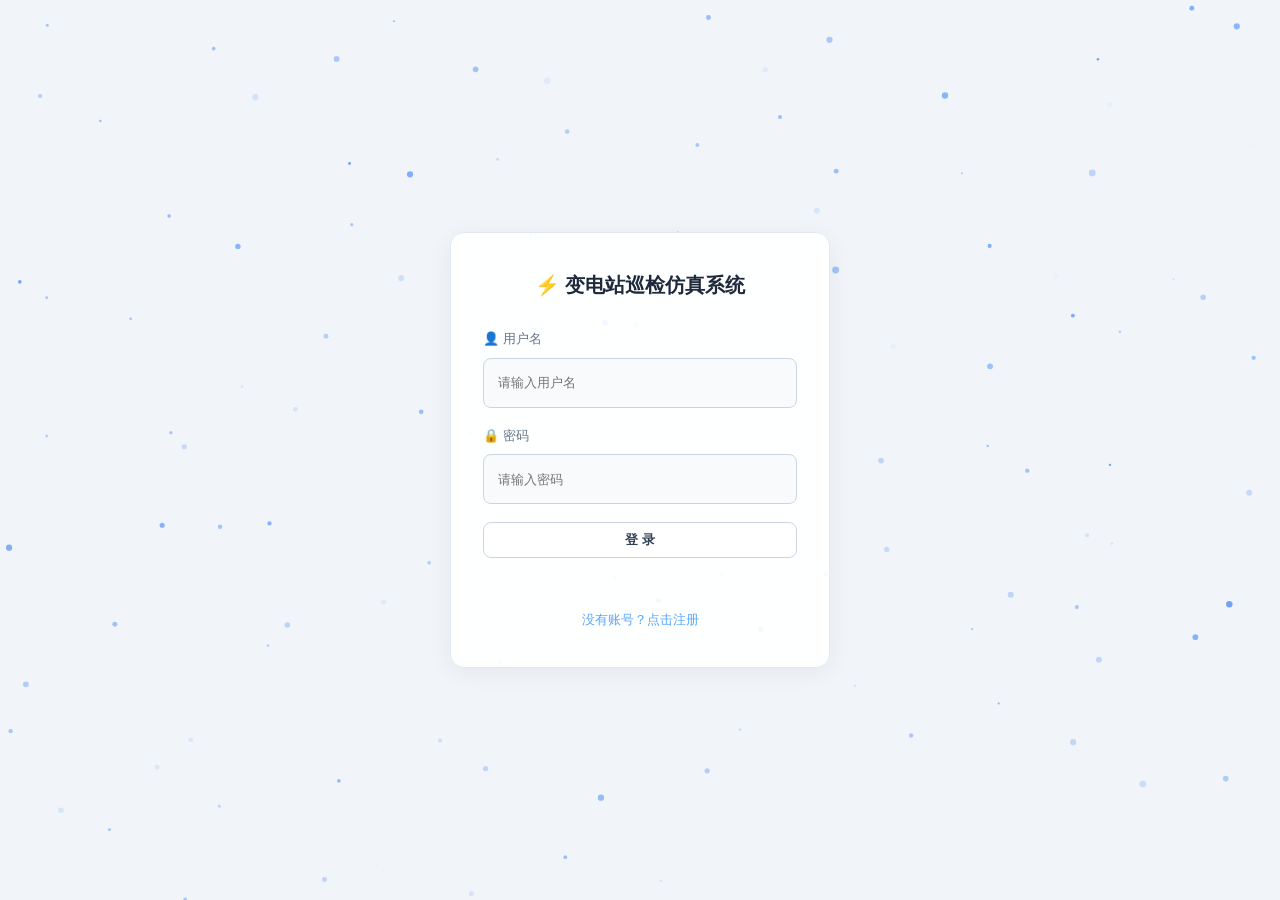
<file: display/src/main/resources/web/login.html>
<!DOCTYPE html>
<html lang="zh-CN">
<head>
<meta charset="UTF-8">
<meta name="viewport" content="width=device-width, initial-scale=1.0">
<title>登录 — 变电站巡检仿真系统</title>
<link rel="stylesheet" href="css/style.css?v=4">
<style>.spinner{display:inline-block;width:14px;height:14px;border:2px solid rgba(255,255,255,0.3);border-top-color:#fff;border-radius:50%;animation:spin 0.6s linear infinite;vertical-align:middle;margin-right:4px}@keyframes spin{to{transform:rotate(360deg)}}</style>
</head>
<body class="login-page">

<div class="login-container">
  <div class="login-card">
    <h2>&#x26A1; 变电站巡检仿真系统</h2>

    <div class="form-row">
      <label for="login-username">&#x1F464; 用户名</label>
      <input type="text" id="login-username" placeholder="请输入用户名" autocomplete="username">
    </div>

    <div class="form-row">
      <label for="login-password">&#x1F512; 密码</label>
      <input type="password" id="login-password" placeholder="请输入密码" autocomplete="current-password">
    </div>

    <div class="form-row" id="cpw-row" style="display:none">
      <label for="reg-confirm">&#x1F512; 确认密码</label>
      <input type="password" id="reg-confirm" placeholder="请再次输入密码">
    </div>

    <!-- 登录模式 -->
    <div id="login-mode">
      <div class="form-row">
        <button id="login-submit" class="btn primary" style="width:100%">登 录</button>
      </div>
    </div>

    <!-- 注册模式（默认隐藏） -->
    <div id="register-mode" style="display:none">
      <div class="form-row">
        <label for="reg-display">&#x1F464; 显示名称</label>
        <input type="text" id="reg-display" placeholder="如：张三">
      </div>
      <div class="form-row">
        <label for="reg-role">角色</label>
        <select id="reg-role">
          <option value="simulator">仿真员</option>
          <option value="analyst">统计分析员</option>
        </select>
      </div>
      <div class="form-row">
        <button id="register-submit" class="btn info" style="width:100%">注 册</button>
      </div>
    </div>

    <p id="login-error" class="login-error"></p>
    <p class="login-footer">
      <span id="toggle-link" style="color:#58a6ff;cursor:pointer">没有账号？点击注册</span>
    </p>
  </div>
</div>

<script src="js/auth.js?v=11"></script>
<script>
(function () {
  'use strict';
  Auth.showKickMessageIfAny();
  var $u = document.getElementById('login-username');
  var $p = document.getElementById('login-password');
  var $btn = document.getElementById('login-submit');
  var $err = document.getElementById('login-error');
  var $toggle  = document.getElementById('toggle-link');
  var $loginDiv = document.getElementById('login-mode');
  var $regDiv   = document.getElementById('register-mode');
  var $regBtn   = document.getElementById('register-submit');
  var isReg = false;

  $toggle.addEventListener('click', function(){
    isReg = !isReg;
    $loginDiv.style.display = isReg ? 'none' : 'block';
    $regDiv.style.display   = isReg ? 'block' : 'none';
    document.getElementById('cpw-row').style.display = isReg ? 'block' : 'none';
    $toggle.textContent = isReg ? '已有账号？点击登录' : '没有账号？点击注册';
    $err.textContent = '';
  });

  $btn.addEventListener('click', async function () {
    var u = $u.value.trim(), p = $p.value;
    if (!u || !p) { $err.textContent = '请输入用户名和密码'; return; }
    $btn.disabled = true; $btn.innerHTML = '<span class="spinner"></span> 登录中...'; $err.textContent = '';
    try {
      var d = await Auth.login(u, p);
      if (d && d.success) {
        window.location.href = '/dashboard.html';
      } else {
        $err.textContent = (d && d.error) || '用户名或密码错误';
      }
    } catch (e) {
      $err.textContent = '网络错误';
    } finally {
      $btn.disabled = false; $btn.innerHTML = '登 录';
    }
  });
  $p.addEventListener('keydown', function(e){ if(e.key==='Enter') $btn.click(); });

  $regBtn.addEventListener('click', function(){
    var u = $u.value.trim(), p = $p.value;
    var d = document.getElementById('reg-display').value.trim();
    var c = document.getElementById('reg-confirm').value;
    var r = document.getElementById('reg-role').value;
    if (!u || !p || !d || !c) { $err.textContent = '请填写所有字段'; return; }
    if (p.length < 6) { $err.textContent = '密码至少6位'; return; }
    if (p !== c) { $err.textContent = '两次密码不一致'; return; }
    $regBtn.disabled = true; $regBtn.innerHTML = '<span class="spinner"></span> 注册中...';
    fetch('/api/auth/register', {
      method: 'POST',
      headers: {'Content-Type':'application/json'},
      body: JSON.stringify({username:u, password:p, displayName:d, role:r})
    }).then(function(r){ return r.json(); })
    .then(function(d){
      if (d && d.success) { alert(d.message || '操作成功'); $toggle.click(); }
      else { $err.textContent = (d && d.error) || '注册失败'; }
    }).catch(function(){ $err.textContent = '网络错误'; })
    .finally(function(){ $regBtn.disabled = false; $regBtn.textContent = '注 册'; });
  });
})();
</script>

<script src="js/particles.js"></script>
</body>
</html>
</file>
<file: display/src/main/resources/web/css/style.css>
/*
 * 变电站巡检仿真系统 — Light Modern UI
 */

*, *::before, *::after { margin:0; padding:0; box-sizing:border-box; }

body {
  font-family: -apple-system, BlinkMacSystemFont, 'Segoe UI', 'Noto Sans SC', 'Helvetica Neue', Arial, sans-serif;
  background: #F1F5F9;
  color: #334155;
  height: 100vh;
  overflow: hidden;
  line-height: 1.6;
}

/* ════════════ Header ════════════ */
.header {
  display: flex; justify-content: space-between; align-items: center;
  padding: 0 24px; height: 52px;
  background: #FFFFFF; border-bottom: 1px solid #E2E8F0; flex-shrink: 0;
}
.header h1 {
  font-size: 15px; font-weight: 700; color: #1E293B; letter-spacing: 0.3px;
}
.global-info {
  display: flex; gap: 16px; font-size: 13px; color: #64748B; align-items: center;
}
.info-divider { width:1px; height:20px; background:#E2E8F0; }
.mode-tag {
  padding:2px 10px; border-radius:12px; font-size:13px; font-weight:600;
  background:#FEF2F2; color:#DC2626; border:1px solid #FECACA;
}

/* ════════════ Three-Column ════════════ */
.main-container { display:flex; flex:1; overflow:hidden; }

/* ════════════ Left Sidebar ════════════ */
.sidebar {
  width:240px; min-width:240px; height:calc(100vh - 52px); background:rgba(255,255,255,0.92); border-right:1px solid #E2E8F0;
  padding:14px 10px; display:flex; flex-direction:column; gap:6px; overflow-y:scroll;
}
.panel {
  background:rgba(248,250,252,0.9); border:1px solid #E2E8F0; border-radius:10px; padding:22px;
}
.panel h3 {
  color:#1E293B; font-size:13px; font-weight:700; text-transform:uppercase; letter-spacing:0.8px; margin-bottom:10px;
}

/* ════════════ Form ════════════ */
.form-row { margin-bottom:10px; }
.form-row label { display:flex; align-items:center; justify-content:space-between; font-size:13px; color:#64748B; margin-bottom:4px; }
.form-row label em { font-style:normal; font-weight:600; color:#3B82F6; }
.form-row input[type="number"], .form-row select {
  width:100%; height:36px; padding:0 10px; background:rgba(255,255,255,0.92); border:1px solid #CBD5E1;
  border-radius:6px; color:#334155; font-size:13px; font-family:inherit;
}
.form-row input[type="number"]:focus-visible, .form-row select:focus-visible {
  outline:none; border-color:#3B82F6; box-shadow:0 0 0 3px #3B82F620;
}
.form-row input[type="range"] { width:100%; height:6px; accent-color:#3B82F6; cursor:pointer; }
.input-pair { display:flex; align-items:center; gap:6px; }
.input-pair input { flex:1; min-width:0; }
.input-pair span { color:#94A3B8; font-size:13px; flex-shrink:0; }

/* ════════════ Buttons ════════════ */
.btn-group { display:flex; gap:6px; }
.btn {
  flex:1; height:36px; padding:0 8px; border:1px solid #CBD5E1; border-radius:8px;
  cursor:pointer; font-size:13px; font-family:inherit; font-weight:600;
  display:flex; align-items:center; justify-content:center; gap:5px;
  transition:all 0.15s; white-space:nowrap; background:rgba(255,255,255,0.92); color:#334155;
}
.btn:hover:not(:disabled) { background:#F1F5F9; }
.btn:active:not(:disabled) { transform:scale(0.97); }
.btn:disabled { opacity:0.4; cursor:not-allowed; }
.btn-primary { background:#3B82F6; border-color:#3B82F6; color:#fff; }
.btn-primary:hover:not(:disabled) { background:#2563EB; }
.btn-warning { background:#F59E0B; border-color:#F59E0B; color:#fff; }
.btn-warning:hover:not(:disabled) { background:#D97706; }
.btn-danger { background:#EF4444; border-color:#EF4444; color:#fff; }
.btn-danger:hover:not(:disabled) { background:#DC2626; }

/* ════════════ Replay ════════════ */
.replay-bar {
  margin-top:10px; padding:8px 0 2px; display:flex; flex-direction:column; gap:6px;
  border-top:1px solid #E2E8F0;
}
.replay-bar span { font-size:13px; color:#64748B; }
.replay-bar input[type="range"] { width:100%; }
.replay-btns { display:flex; gap:4px; }
.btn-small {
  height:34px; padding:0 10px; background:#F1F5F9; border:1px solid #CBD5E1;
  border-radius:6px; color:#64748B; font-size:13px; font-family:inherit; cursor:pointer;
}
.btn-small:hover { background:#E2E8F0; }

/* ════════════ Map Area ════════════ */
.map-area {
  flex:1; display:flex; justify-content:center; align-items:flex-start;
  overflow:auto; padding:10px; background:#F1F5F9;
}
.map-stack { position:relative; flex-shrink:0; }
#map-canvas { display:block; background:#D0D0D0; image-rendering:pixelated; }
#car-canvas { position:absolute; top:0; left:0; display:block; image-rendering:pixelated; pointer-events:none; }

.unity-shell {
  display: none; position: relative; flex-shrink: 0;
  box-shadow: 0 2px 12px rgba(0,0,0,0.08); border-radius: 4px; overflow: hidden;
  overscroll-behavior: none; touch-action: none;
}
.unity-shell.active { display: block; }
.unity-frame {
  display: block; width: 100%; height: 100%; border: none; background: #231F20;
  pointer-events: none;
}
.unity-input-layer {
  position: absolute; inset: 0; z-index: 2;
  touch-action: none; cursor: grab; background: transparent;
}
.unity-input-layer:active { cursor: grabbing; }
.map-area.map-area-unity { overflow: hidden; }

/* ════════════ Right Cars Panel ════════════ */
.cars-panel {
  width:290px; min-width:290px; background:rgba(255,255,255,0.92); border-left:1px solid #E2E8F0;
  padding:22px 12px; overflow-y:scroll; display:flex; flex-direction:column; gap:8px;
}
.car-card {
  background:rgba(248,250,252,0.9); border:1px solid #E2E8F0; border-radius:8px; padding:12px;
}
.car-card.placeholder { text-align:center; color:#94A3B8; font-size:13px; }
.car-card.placeholder .hint { font-size:13px; color:#CBD5E1; margin-top:4px; }
.car-header { display:flex; justify-content:space-between; align-items:center; margin-bottom:6px; }
.car-number { font-size:13px; font-weight:700; color:#1E293B; }
.car-status-tag { padding:2px 8px; border-radius:10px; font-size:12px; font-weight:600; color:#fff; }
.car-detail { color:#64748B; line-height:1.8; font-size:13px; }
.steps-bar-wrap { height:4px; background:#E2E8F0; border-radius:2px; margin-top:4px; }
.steps-bar-fill { height:100%; background:#3B82F6; border-radius:2px; transition:width 0.3s; }

/* ════════════ Leaderboard ════════════ */
#leaderboard {
  padding-left:18px; font-size:13px; line-height:2; color:#64748B;
  list-style:decimal; max-height:none; overflow-y:scroll;
}
#leaderboard li:nth-child(1) { color:#D97706; font-weight:700; }
#leaderboard li:nth-child(2) { color:#64748B; font-weight:600; }
#leaderboard li:nth-child(3) { color:#94A3B8; }

/* ════════════ Legend ════════════ */
.legend-item { display:flex; align-items:center; gap:8px; font-size:13px; color:#64748B; margin-bottom:4px; }
.legend-item .dot { width:10px; height:10px; border-radius:50%; flex-shrink:0; }

/* ════════════ Nav Links ════════════ */
.nav-link {
  color:#64748B; text-decoration:none; font-size:13px; padding:4px 8px;
  border-radius:4px; transition:all 0.15s;
}
.nav-link:hover { color:#1E293B; background:#F1F5F9; }
.nav-link.active { color:#3B82F6; font-weight:600; }

/* ════════════ Login Page ════════════ */
.login-page { display:flex; justify-content:center; align-items:center; background:#F1F5F9; }
.login-container { width:380px; position:relative; z-index:1; }
.login-card {
  background:rgba(255,255,255,0.92); border:1px solid #E2E8F0; border-radius:14px;
  padding:36px 32px; box-shadow:0 4px 24px rgba(0,0,0,0.06);
}
.login-card h2 { text-align:center; font-size:20px; margin-bottom:28px; color:#1E293B; font-weight:700; }
.login-card .form-row { margin-bottom:18px; }
.login-card .form-row label { font-size:13px; color:#64748B; margin-bottom:8px; }
.login-card input[type="text"], .login-card input[type="password"], .login-card select {
  width:100%; height:50px; padding:0 14px; background:rgba(248,250,252,0.9); border:1px solid #CBD5E1;
  border-radius:8px; color:#334155; font-size:13px; font-family:inherit;
}
.login-card input:focus-visible, .login-card select:focus-visible {
  outline:none; border-color:#3B82F6; box-shadow:0 0 0 3px #3B82F620;
}
.login-error { color:#EF4444; font-size:13px; text-align:center; min-height:18px; margin-top:8px; }
.login-footer { text-align:center; color:#CBD5E1; font-size:13px; margin-top:16px; }

/* ════════════ Analysis ════════════ */
.analysis-main { flex:1; display:flex; flex-direction:column; padding:16px; overflow-y:scroll; gap:12px; }
.analysis-placeholder {
  flex:1; display:flex; align-items:center; justify-content:center;
  border:2px dashed #E2E8F0; border-radius:12px; background:rgba(248,250,252,0.9);
  min-height:200px; color:#94A3B8; font-size:13px;
}

/* ════════════ Welcome ════════════ */
.welcome-overlay {
  flex:1; display:flex; align-items:center; justify-content:center; background:rgba(255,255,255,0.92);
}
.welcome-box { text-align:center; padding:40px; }
.welcome-icon { font-size:64px; margin-bottom:20px; opacity:0.2; }
.welcome-box h2 { font-size:22px; color:#CBD5E1; font-weight:400; margin-bottom:12px; }
.welcome-box p { font-size:13px; color:#E2E8F0; }
.welcome-box strong { color:#CBD5E1; }

/* ════════════ Scrollbar ════════════ */
.sidebar::-webkit-scrollbar, .cars-panel::-webkit-scrollbar { width:5px; }
.sidebar::-webkit-scrollbar-thumb, .cars-panel::-webkit-scrollbar-thumb {
  background:#CBD5E1; border-radius:3px;
}

/* Scrollbar */
.sidebar::-webkit-scrollbar,.cars-panel::-webkit-scrollbar,#leaderboard::-webkit-scrollbar{width:8px}
.sidebar::-webkit-scrollbar-thumb,.cars-panel::-webkit-scrollbar-thumb,#leaderboard::-webkit-scrollbar-thumb{background:#CBD5E1;border-radius:4px}
.sidebar::-webkit-scrollbar-thumb:hover,.cars-panel::-webkit-scrollbar-thumb:hover{background:#94A3B8}
.sidebar::-webkit-scrollbar-track,.cars-panel::-webkit-scrollbar-track{background:#F1F5F9;border-radius:4px}
.cars-panel{max-height:calc(100vh - 52px);overflow-y:scroll!important}
#leaderboard{max-height:none;overflow-y:scroll!important}
.cars-panel::-webkit-scrollbar{width:8px;display:block!important}
#leaderboard::-webkit-scrollbar{width:8px;display:block!important}
.cars-panel::-webkit-scrollbar-thumb,#leaderboard::-webkit-scrollbar-thumb{background:#94A3B8;border-radius:4px;min-height:30px}
.cars-panel::-webkit-scrollbar-track{background:#F1F5F9}
.cars-panel{height:calc(100vh - 70px)!important;overflow-y:scroll!important}
</file>
